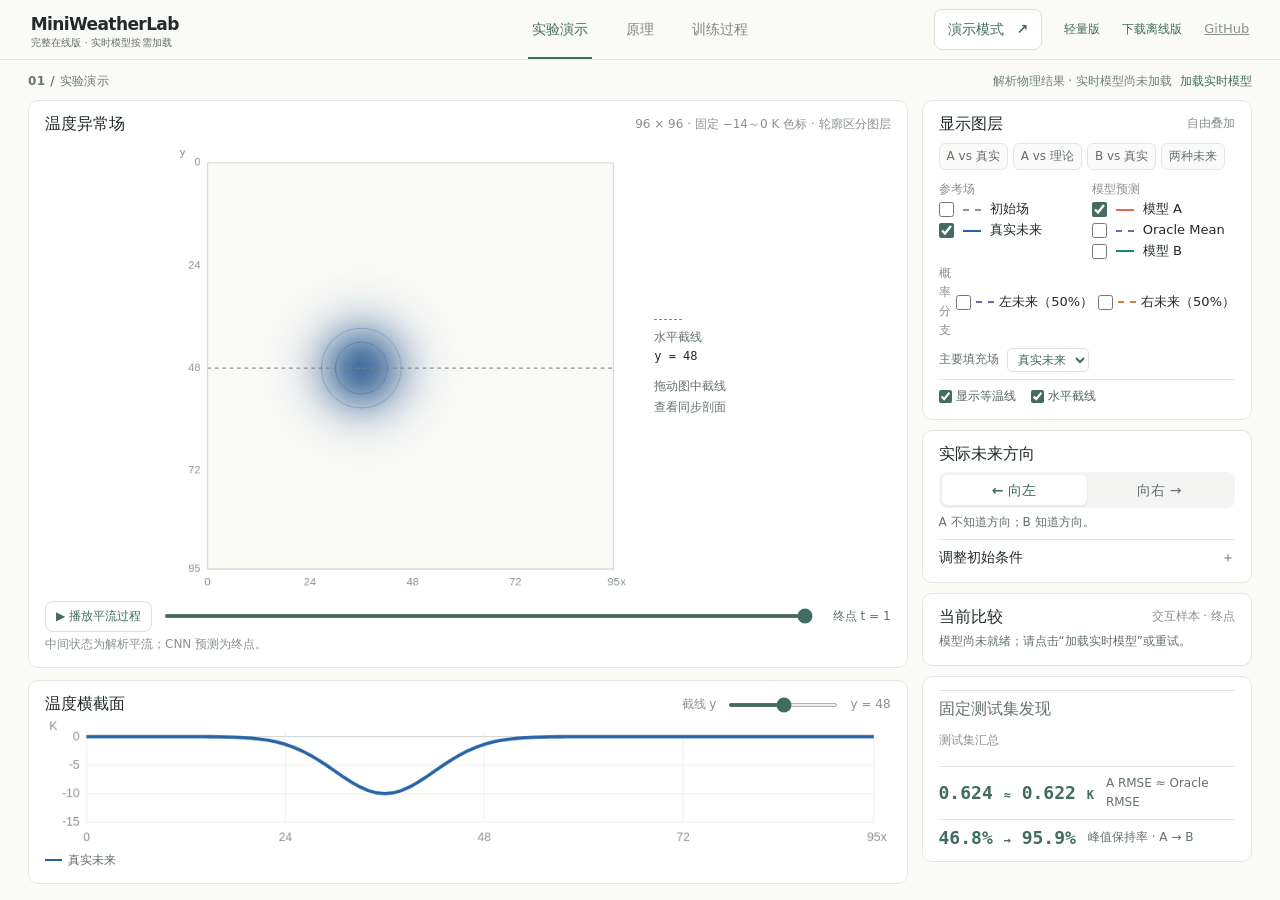
<file: web/index.html>
<!doctype html>
<html lang="zh-CN"><head><meta charset="utf-8"><meta name="viewport" content="width=device-width,initial-scale=1"><title>MiniWeatherLab · 互动天气实验</title><link rel="stylesheet" href="style.css"><link rel="stylesheet" href="principle.css"><link rel="stylesheet" href="training.css"><script defer src="temperature-color.js"></script><script defer src="principle.js"></script><script defer src="training.js"></script><script defer src="app.js"></script></head>
<body><header class="topbar"><div class="brand">MiniWeatherLab <small>完整在线版 · 实时模型按需加载</small></div><nav aria-label="主要导航"><button class="tab active" data-tab="experiment">实验演示</button><button class="tab" data-tab="principle">原理</button><button class="tab" data-tab="training">训练过程</button></nav><div class="top-actions"><button id="present-open" class="outline">演示模式 <span>↗</span></button><a class="version-link" href="lite.html">轻量版</a><a class="version-link" href="standalone.html" download>下载离线版</a><a class="github" href="https://github.com/zhuzai-2007/MiniWeatherLab">GitHub</a></div></header>
<main><section id="experiment" class="view"><div class="view-label"><span>01 / 实验演示</span><span class="model-status"><span id="status" class="status">解析物理结果 · 实时模型尚未加载</span> <button id="load-models" class="text-button">加载实时模型</button></span></div><div class="experiment-grid"><div class="visual-column"><section class="panel field-panel"><div class="panel-heading"><h2>温度异常场</h2><span class="small-label">96 × 96 · 固定 −14～0 K 色标 · 轮廓区分图层</span></div><div class="field-layout"><div class="plot-wrap"><canvas id="field" width="620" height="620" aria-label="可叠加温度异常场，点击或拖动调整截线"></canvas><div id="field-tip" class="tooltip" hidden></div></div><div class="field-note"><span class="note-line"></span><span>水平截线<br><b id="slice-label">y = 48</b></span><p>拖动图中截线<br>查看同步剖面</p></div></div><div class="play-row"><button id="physical-play" class="subtle-button">▶ 播放平流过程</button><input id="physical-progress" type="range" min="0" max="100" value="100" aria-label="平流过程进度"><span id="physical-label">终点 t = 1</span></div><p class="footnote">中间状态为解析平流；CNN 预测为终点。</p></section><section class="panel profile-panel"><div class="panel-heading"><h2>温度横截面</h2><label class="slice-control">截线 y <input id="slice-range" type="range" min="0" max="95" value="48" aria-label="温度截线 y 坐标"><span id="profile-y">y = 48</span></label></div><div class="profile-wrap"><canvas id="profile" width="980" height="220" aria-label="温度横截面曲线"></canvas><div id="profile-tip" class="tooltip" hidden></div></div><div id="profile-legend" class="legend"></div></section></div><aside class="sidebar"><section class="panel controls"><div class="section-title"><h2>显示图层</h2><span>自由叠加</span></div><div class="presets"><button data-preset="truth,a">A vs 真实</button><button data-preset="a,oracle">A vs 理论</button><button data-preset="truth,b">B vs 真实</button><button data-preset="left,right">两种未来</button></div><div id="layers"></div><label class="primary-choice">主要填充场 <select id="primary-layer" aria-label="选择主要填充温度场"></select></label><div class="aux-layers"><label><input id="show-contours" type="checkbox" checked> 显示等温线</label><label><input id="show-slice" type="checkbox" checked> 水平截线</label></div></section><section class="panel direction-card"><h2>实际未来方向</h2><div class="seg"><button data-dir="-1" class="active">← 向左</button><button data-dir="1">向右 →</button></div><p class="hint">A 不知道方向；B 知道方向。</p><details class="parameters"><summary>调整初始条件 <span>＋</span></summary><div class="parameter-list"><label>异常幅度 <output id="amp-out"></output><input id="amp" type="range" min="6" max="14" step="0.5" value="10"></label><label>中心 X <output id="x-out"></output><input id="x" type="range" min="20" max="75" value="48"></label><label>中心 Y <output id="y-out"></output><input id="y" type="range" min="20" max="75" value="48"></label><label>宽度 σ <output id="sigma-out"></output><input id="sigma" type="range" min="3.5" max="6" step="0.5" value="6"></label><button id="reset" class="text-button">恢复默认样本 ↺</button></div></details></section><section class="panel comparison"><div class="section-title"><h2>当前比较</h2><span>交互样本 · 终点</span></div><div id="metrics"></div></section><section class="panel finding"><div class="section-title"><h2>固定测试集发现</h2><span>测试集汇总</span></div><div><strong>0.624 <small>≈</small> 0.622 <small>K</small></strong><span>A RMSE ≈ Oracle RMSE</span></div><div><strong>46.8% <small>→</small> 95.9%</strong><span>峰值保持率 · A → B</span></div></section></aside></div></section><section id="principle" class="view" hidden><div class="view-label"><span>02 / 原理</span><span>从一个初始场到预测结果</span></div><div id="principle-content"></div></section><section id="training" class="view" hidden><div class="view-label"><span>03 / 训练过程</span><span>真实训练记录与固定样本</span></div><div id="training-content"></div></section></main>
<div id="presentation" class="presentation" hidden role="dialog" aria-modal="true" aria-label="演示模式"><div class="present-top"><span>MiniWeatherLab <small> / 演示模式</small></span><button id="present-close">退出演示 ×</button></div><div class="present-body"><div class="present-heading"><div id="present-kicker" class="eyebrow"></div><h2 id="present-title"></h2><p id="present-copy"></p></div><div class="present-content"><div class="present-chart"><canvas id="present-field" width="620" height="620"></canvas><canvas id="present-profile" width="820" height="180"></canvas><div id="present-legend" class="legend"></div></div><aside id="present-aside"></aside></div></div><div class="present-bottom"><div id="present-dots"></div><div class="present-buttons"><button id="present-prev">← 上一步</button><button id="present-next" class="primary">下一步 →</button></div></div></div></body></html>
</file>
<file: web/style.css>
:root{--bg:#fafaf7;--paper:#fff;--ink:#222a2b;--muted:#64706f;--line:#e3e7e3;--green:#426c61;--soft:#e5f0eb;font-family:Inter,"Segoe UI","PingFang SC","Microsoft YaHei",system-ui,sans-serif;color:var(--ink);background:var(--bg);font-synthesis:none}*{box-sizing:border-box}body{margin:0;font-size:14px;line-height:1.6}button,input,summary{font:inherit}button{cursor:pointer}button:focus-visible,input:focus-visible,summary:focus-visible,canvas:focus-visible{outline:2px solid #426c61;outline-offset:3px}button{color:inherit}p,h1,h2,h3{margin:0}h1{font-size:clamp(27px,2.4vw,36px);line-height:1.25;letter-spacing:-.045em;font-weight:650}h2{font-size:18px;line-height:1.3;font-weight:650}h3{font-size:14px;font-weight:650}.topbar{height:68px;padding:0 3.2%;border-bottom:1px solid var(--line);display:grid;grid-template-columns:1fr auto 1fr;align-items:center;background:rgba(250,250,247,.97)}.brand{font-size:17px;font-weight:700;letter-spacing:-.035em}.brand small{display:block;font-size:10px;font-weight:400;letter-spacing:.01em;color:var(--muted);line-height:1}.topbar nav{align-self:stretch;display:flex;gap:30px}.tab{position:relative;border:0;background:none;padding:0 4px;color:#7d8782}.tab.active{color:var(--green);font-weight:700}.tab.active:after{content:"";height:2px;position:absolute;bottom:0;left:0;right:0;background:var(--green)}.top-actions{justify-self:end;display:flex;align-items:center;gap:22px}.outline,.subtle-button{background:#fff;border:1px solid #d9e1dc;border-radius:8px;padding:8px 13px;font-weight:600;color:var(--green)}.outline span{margin-left:8px}.github{color:#89928e;font-size:13px}main{max-width:1440px;padding:28px 38px 48px;margin:auto}.view[hidden],.presentation[hidden]{display:none}.view{animation:appear .2s ease}@keyframes appear{from{opacity:.6;transform:translateY(3px)}to{opacity:1;transform:none}}.page-heading{display:flex;justify-content:space-between;align-items:end;gap:20px;margin:0 0 22px}.page-heading p{color:var(--muted);font-size:15px;margin-top:6px}.eyebrow{font-size:12px;color:var(--green);letter-spacing:.08em;font-weight:650;margin-bottom:7px}.status{color:#6f817a;font-size:12px;white-space:nowrap}.experiment-grid{display:grid;grid-template-columns:minmax(0,1fr) 315px;gap:22px;align-items:start}.visual-column,.sidebar{display:grid;gap:16px}.panel{background:var(--paper);border:1px solid var(--line);border-radius:11px;padding:20px 22px}.panel-heading,.section-title{display:flex;align-items:start;justify-content:space-between;gap:12px}.panel-heading p{color:var(--muted);font-size:12px;margin-top:4px}.small-label,.section-title span{font-size:12px;color:#89928e;white-space:nowrap}.field-layout{display:flex;align-items:center;justify-content:center;gap:24px}.plot-wrap{position:relative;width:min(100%,420px);flex:0 1 420px}.plot-wrap canvas,.profile-wrap canvas{width:100%;height:auto;display:block;touch-action:none}.field-note{width:125px;color:var(--muted);font-size:12px}.field-note b{color:var(--ink);font-family:ui-monospace,Consolas,monospace;font-weight:500}.field-note p{margin-top:16px;line-height:1.7}.note-line{display:block;width:28px;border-top:1px dashed #7c8c84;margin-bottom:8px}.play-row{display:flex;align-items:center;gap:14px;margin-top:2px;color:var(--muted);font-size:12px}.play-row input{flex:1}.play-row span{min-width:66px;text-align:right}input[type=range]{accent-color:var(--green);height:4px}.footnote{font-size:12px;color:#89928e;margin-top:9px}.profile-panel{padding-top:17px}.profile-wrap{position:relative;margin-top:6px}.legend{display:flex;flex-wrap:wrap;gap:7px 18px;color:var(--muted);font-size:12px}.legend span{display:inline-flex;align-items:center;gap:6px}.legend i{width:17px;border-top:2px solid var(--c);display:inline-block}.legend i.dashed{border-top-style:dashed}.controls{padding:20px}.presets{display:flex;flex-wrap:wrap;gap:6px;margin:15px 0 16px}.presets button{border:1px solid var(--line);border-radius:6px;background:#fafbf9;padding:4px 8px;color:#64706f;font-size:12px}.presets button:hover,.text-button:hover{color:var(--green);border-color:#a8c1b4}.layer-group{margin-top:12px}.layer-group>p{font-size:12px;color:#89928e;margin-bottom:3px}.layer{display:flex;align-items:center;gap:9px;padding:3px 0;cursor:pointer}.layer input{accent-color:var(--green);width:15px;height:15px;margin:0}.layer .swatch{width:18px;border-top:2px solid var(--c)}.layer .swatch.dashed{border-top-style:dashed}.side-divider{border-top:1px solid var(--line);margin:16px 0}.seg{display:flex;background:#f4f5f2;border-radius:8px;padding:3px;margin-top:9px}.seg button{width:50%;border:0;border-radius:6px;background:transparent;padding:6px;color:var(--muted)}.seg button.active{background:white;color:var(--green);box-shadow:0 1px 3px #263a2c15;font-weight:650}.hint{color:var(--muted);font-size:12px;margin-top:8px}.parameters{border-top:1px solid var(--line);margin-top:16px;padding-top:13px}.parameters summary{cursor:pointer;list-style:none;font-weight:650}.parameters summary span{float:right;color:var(--muted)}.parameter-list{display:grid;gap:12px;margin-top:14px}.parameter-list label{font-size:12px}.parameter-list output{float:right;color:var(--green);font-family:ui-monospace,monospace}.parameter-list input{display:block;width:100%;margin:10px 0 0}.text-button{border:0;background:none;color:var(--green);padding:0;text-align:left;font-size:12px}.comparison .section-title{margin-bottom:13px}.metric-caption{font-size:12px;color:var(--muted)}.metric-number{font:600 30px/1.3 ui-monospace,Consolas,monospace;letter-spacing:-.04em;margin:3px 0}.metric-number small{font-size:13px}.metric-description{font-size:12px;color:var(--muted)}.metric-row{display:flex;justify-content:space-between;gap:12px;border-top:1px solid var(--line);padding-top:10px;margin-top:10px;font-size:12px}.metric-row b{font-family:ui-monospace,monospace;white-space:nowrap}.finding{padding:5px 6px;color:var(--muted);font-size:12px}.finding p{color:var(--ink);font-size:14px;margin-bottom:11px}.finding>div:not(.eyebrow){display:flex;flex-direction:column;border-top:1px solid var(--line);padding:8px 0}.finding strong{font:600 19px ui-monospace,monospace;color:var(--green)}.finding strong small{font-size:12px}.tooltip{position:absolute;z-index:3;background:#fff;border:1px solid #dce4df;box-shadow:0 3px 12px #23352c16;border-radius:7px;padding:7px 9px;pointer-events:none;white-space:nowrap;font:12px/1.6 ui-monospace,monospace;color:#43514b}.presentation{position:fixed;inset:0;z-index:20;background:#fafaf7;display:flex;flex-direction:column;padding:24px 4vw}.present-top,.present-bottom{display:flex;justify-content:space-between;align-items:center}.present-top{font-weight:700}.present-top small{color:var(--muted);font-size:12px;font-weight:400}.present-top button,.present-buttons button{border:1px solid var(--line);border-radius:8px;padding:8px 14px;background:white}.present-body{width:min(1180px,100%);margin:auto;min-height:0}.present-heading h2{font-size:clamp(26px,3vw,38px);letter-spacing:-.04em}.present-heading p{font-size:16px;color:var(--muted);margin-top:7px}.present-content{display:grid;grid-template-columns:minmax(0,1fr) 280px;align-items:center;gap:6vw;margin-top:8px}.present-chart{text-align:center;min-height:0}.present-chart>canvas:first-child{display:block;width:min(100%,min(53vh,520px));margin:auto}.present-chart>canvas:nth-child(2){width:min(100%,620px);display:none;margin:auto}.present-chart.profile-visible>canvas:first-child{width:min(100%,min(40vh,400px))}.present-chart.profile-visible>canvas:nth-child(2){display:block}.present-chart .legend{justify-content:center}.present-content aside{font-size:15px;color:var(--muted)}.present-content aside strong{display:block;color:var(--green);font:600 32px/1.3 ui-monospace,monospace;margin:18px 0 5px}.present-content aside button{margin-top:20px}.present-bottom{border-top:1px solid var(--line);padding-top:16px}.present-buttons{display:flex;gap:8px}.present-buttons .primary,.primary{background:var(--green);border-color:var(--green);color:white}.dot{width:8px;height:8px;border:0;border-radius:50%;background:#d4dcd6;padding:0;margin-right:9px}.dot.active{background:var(--green)}@media(max-width:1023px){.experiment-grid{grid-template-columns:1fr}.sidebar{grid-template-columns:1fr 1fr}.controls{grid-row:span 2}.finding{padding:15px}.field-layout{gap:10px}}@media(max-width:650px){.topbar{height:auto;min-height:62px;padding:10px 16px;grid-template-columns:1fr auto;gap:4px}.brand{font-size:15px}.brand small,.github{display:none}.topbar nav{grid-row:2;grid-column:1/-1;height:40px;justify-content:center}.top-actions{grid-column:2;grid-row:1}.outline{padding:6px 9px;font-size:12px}main{padding:22px 15px 36px}.page-heading{display:block}.status{margin-top:8px}.sidebar{grid-template-columns:1fr}.field-note{display:none}.panel{padding:16px}.field-layout{margin:5px -5px}.plot-wrap{max-width:100%}.muted{display:none}.play-row{gap:8px}.play-row button{font-size:12px;white-space:nowrap;padding:7px}.present-content{grid-template-columns:1fr;gap:4px}.presentation{padding:16px}.present-content aside{font-size:13px}.present-content aside strong{font-size:20px;margin:5px 0}.present-chart>canvas:first-child{width:min(100%,36vh)}.present-chart.profile-visible>canvas:first-child{width:min(100%,28vh)}.present-heading h2{font-size:25px}.present-heading p{font-size:13px}.present-buttons button{font-size:12px;padding:7px}.present-top{font-size:13px}}
.baseline-details{border-top:1px solid var(--line);padding-top:10px}.baseline-details summary{cursor:pointer;color:var(--green)}.baseline-details table{width:100%;border-collapse:collapse;margin-top:8px;text-align:left;font-size:11px}.baseline-details th,.baseline-details td{padding:4px 2px;border-bottom:1px solid var(--line)}.baseline-details th{font-weight:500;color:#89928e}
.slice-control{display:flex;align-items:center;gap:10px;margin-top:9px;color:#89928e;font-size:12px}.slice-control input{width:140px}.baseline-details table{font-size:12px}@media(max-width:650px){.muted{display:inline}}
/* Compact exhibition layout: one shared viewport for the three desktop views. */
@media(min-width:1024px){
  html,body{height:100%;overflow:hidden}
  .topbar{height:60px;padding-inline:2.4%}
  main{max-width:1680px;height:calc(100dvh - 60px);padding:12px 28px 16px;display:flex;flex-direction:column}
  .view:not([hidden]){height:100%;min-height:0;display:flex;flex-direction:column}
  .view-label{flex:0 0 auto;display:flex;justify-content:space-between;align-items:center;margin:0 0 9px;color:#687972;font-size:12px;letter-spacing:.035em;font-weight:650}
  .view-label>span:last-child{font-weight:400;letter-spacing:0;color:#7d8982}
  .experiment-grid{min-height:0;flex:1;grid-template-columns:minmax(0,1fr) minmax(300px,27%);gap:14px;align-items:stretch}
  .visual-column{min-height:0;display:grid;grid-template-rows:minmax(0,1fr) minmax(165px,26%);gap:12px}
  .sidebar{min-height:0;display:flex;flex-direction:column;gap:10px;overflow:auto;overscroll-behavior:contain}
  .panel{padding:13px 16px;border-radius:10px}
  .field-panel{min-height:0;display:grid;grid-template-rows:auto minmax(0,1fr) auto auto;gap:3px}
  .panel-heading{align-items:center}.panel-heading h2,.section-title h2,.direction-card h2{font-size:16px}
  .field-layout{min-height:0;gap:28px;justify-content:center}
  .plot-wrap{height:100%;max-height:590px;width:auto;max-width:calc(100% - 155px);aspect-ratio:1;flex:0 1 auto}
  .plot-wrap canvas{width:100%;height:100%}
  .field-note{font-size:12px;flex:0 0 115px}.field-note p{margin-top:10px}
  .play-row{margin:0;gap:10px}.play-row button{padding:5px 10px}.footnote{margin:0}
  .profile-panel{min-height:0;display:grid;grid-template-rows:auto minmax(0,1fr) auto;gap:3px}
  .profile-wrap{min-height:0;margin:0}.profile-wrap canvas{width:100%;height:100%}
  .slice-control{margin:0}.slice-control input{width:110px}.legend{gap:4px 14px}
  .controls{padding:13px 16px}.presets{margin:8px 0;gap:5px}.presets button{padding:3px 7px}
  #layers{display:grid;grid-template-columns:1fr 1fr;column-gap:10px}.layer-group{margin:2px 0 0}.layer-group>p{margin:0}.layer{padding:1px 0;line-height:1.45;font-size:13px}.layer-group:last-child{grid-column:1 / -1;display:flex;gap:12px;align-items:center}.layer-group:last-child>p{min-width:50px}
  .aux-layers{display:flex;gap:15px;border-top:1px solid var(--line);padding-top:7px;margin-top:7px;font-size:12px;color:#52675d}.aux-layers label{display:flex;align-items:center;gap:4px}.aux-layers input{accent-color:var(--green);margin:0}
  .direction-card .seg{margin-top:7px}.seg button{padding:4px}.hint{margin-top:5px}.parameters{margin-top:7px;padding-top:6px}.parameter-list{gap:8px}.parameter-list input{margin-top:6px}
  .comparison .section-title{margin-bottom:5px}.metric-number{font-size:26px;margin:0}.metric-row{margin-top:5px;padding-top:5px;font-size:12px}.metric-caption{font-size:12px}
  .finding{padding:13px 16px}.finding>div:not(.section-title){display:grid;grid-template-columns:auto 1fr;gap:12px;align-items:center;border-top:1px solid var(--line);padding:7px 0 0;margin-top:7px}.finding strong{font-size:18px;white-space:nowrap}.finding span{font-size:12px}
  #principle-content,#training-content{flex:1;min-height:0}
}
@media(max-width:1023px){.view-label{display:flex;justify-content:space-between;color:#687972;font-size:12px;margin:0 0 12px}.aux-layers{display:flex;gap:16px;margin-top:12px;font-size:13px}.aux-layers input{accent-color:var(--green)}.direction-card{padding:16px}.finding{background:white;border:1px solid var(--line);border-radius:10px}.finding>div:not(.section-title){margin-top:8px}.field-note{display:none}}
@media(min-width:1024px) and (max-height:800px){main{padding-top:8px;padding-bottom:10px}.view-label{margin-bottom:6px}.sidebar{gap:7px}.panel{padding:10px 13px}.controls{padding:10px 13px}.layer{font-size:12px}.presets{margin:5px 0}.presets button{padding:2px 6px}.aux-layers{margin-top:4px;padding-top:5px}.finding{padding:10px 13px}.finding>div:not(.section-title){padding-top:4px;margin-top:4px}.finding strong{font-size:16px}.metric-number{font-size:23px}.visual-column{grid-template-rows:minmax(0,1fr) minmax(150px,25%);gap:8px}.footnote{font-size:11px}}
@media(min-width:1024px){.finding>.section-title{display:flex;flex-direction:row;border:0;margin:0;padding:0}.layer-group:last-child{gap:5px}.layer-group:last-child>p{min-width:auto}.layer-group:last-child .layer{white-space:nowrap;gap:5px}.training-topline .training-index{display:none}}
@media(min-width:1024px) and (max-height:800px){.finding>.section-title{border:0;padding:0;margin:0}.sidebar{gap:6px}.comparison .metric-row{margin-top:3px;padding-top:3px}.direction-card .hint{margin-top:2px}.parameters{margin-top:4px;padding-top:3px}.layer-group>p{font-size:11px}}
@media(min-width:1024px){.training-topline>span{display:none}}
.training-topline .training-index{display:none}

/* Version choices and the independently loaded real-time inference layer. */
.version-link{color:#426c61;font-size:12px;text-decoration:none;white-space:nowrap}
.version-link:hover{text-decoration:underline}
.model-status{display:flex;gap:8px;align-items:center;justify-content:flex-end;flex-wrap:wrap}
.model-status .text-button{white-space:nowrap}
.primary-choice{display:flex;gap:8px;align-items:center;font-size:12px;color:#64706f;margin-top:7px}
.primary-choice select{font:inherit;color:#426c61;background:white;border:1px solid #dce4de;border-radius:5px;padding:3px 6px}
@media(max-width:650px){.top-actions{gap:8px}.version-link{font-size:11px}.model-status{justify-content:flex-end}.status{white-space:normal;text-align:right}}
</file>
<file: web/principle.css>
/* The principles tab fits the height supplied by the application shell. */
.principle-shell{display:grid;grid-template-columns:minmax(0,1.4fr) minmax(410px,1fr);gap:18px;height:100%;min-height:0;color:#222a2b}
.principle-panel{background:#fff;border:1px solid #e3e7e3;border-radius:11px;padding:18px 20px;min-width:0;min-height:0;display:flex;flex-direction:column}
.principle-head{display:flex;align-items:end;justify-content:space-between;gap:12px}.principle-kicker{color:#658077;letter-spacing:.06em;font-size:12px;font-weight:650}.principle-head h2{font-size:19px;line-height:1.25;margin:4px 0 0;color:#222a2b}.principle-caption{color:#89928e;font-size:12px;white-space:nowrap}
.flow-list{display:flex;flex-direction:column;justify-content:center;flex:1;min-height:0;margin:10px 0}.flow-step{display:flex;align-items:center;gap:14px;background:#f8f9f7;border:1px solid #edf0ed;border-radius:8px;padding:9px 13px;min-height:64px;flex:1;max-height:88px}.flow-index{font:600 13px ui-monospace,Consolas,monospace;color:#79948a}.flow-copy{flex:1;min-width:0}.flow-copy h3{font-size:15px;color:#222a2b;line-height:1.3;margin:0 0 3px}.flow-copy p{font-size:13px;color:#64706f;line-height:1.45;margin:0}.flow-link{height:15px;line-height:15px;padding-left:18px;color:#8da59a;font-size:13px}.flow-art{flex:0 0 145px;height:48px;display:flex;align-items:center;justify-content:center}.mini-field span{height:46px;width:84px;background:radial-gradient(ellipse at center,rgba(116,137,150,.78) 0,rgba(148,163,173,.45) 18%,rgba(148,163,173,.08) 53%,transparent 70%)}.two-futures{gap:5px}.two-futures span{display:grid;place-items:end center;width:62px;height:47px;background:radial-gradient(ellipse at center 38%,rgba(83,119,178,.55),rgba(103,133,188,.12) 38%,transparent 65%);font:11px ui-monospace,monospace;color:#6785bc}.two-futures span+span{background:radial-gradient(ellipse at center 38%,rgba(172,125,67,.55),rgba(194,149,93,.12) 38%,transparent 65%);color:#a97840}.input-pills{flex-direction:column;align-items:flex-start;gap:3px;font-size:12px;color:#64706f}.input-pills span{background:#edf2ef;border-radius:4px;padding:1px 7px;white-space:nowrap}.input-pills b{color:#c8765e;margin-right:4px}.input-pills span+span b{color:#2c8978}.flow-kernel{display:grid;align-content:center;justify-content:center;grid-template-columns:repeat(3,14px);grid-template-rows:repeat(3,14px);gap:2px}.flow-kernel i{background:#e3eee8;border:1px solid #c7d8ce;border-radius:2px}.flow-kernel i:nth-child(5){background:#a8c8b9}.loss-mark{gap:4px;flex-wrap:wrap;align-content:center;color:#64706f;font-size:12px}.loss-mark span{padding:2px 6px;border:1px solid #dfe7e1;border-radius:4px}.loss-mark b{color:#a8b6ad;font-weight:400}.loss-mark strong{font:600 12px ui-monospace,monospace;color:#426c61;width:100%;text-align:center}.principle-foot,.principle-note{font-size:12px;line-height:1.45;color:#89928e;margin:0}.principle-foot{border-top:1px solid #edf0ed;padding-top:10px}
.principle-intro{font-size:13px;color:#64706f;margin:8px 0 5px;line-height:1.45}.principle-grids{display:flex;align-items:center;justify-content:center;gap:16px;flex:1;min-height:0;padding:3px 0}.grid-block>span,.calc-block>span,.calc-result>span{display:block;font-size:12px;color:#64706f;text-align:center;margin-bottom:5px}.p-input-grid,.p-output-grid,.p-patch-grid,.p-kernel-grid,.p-product-grid{display:grid;gap:2px}.p-input-grid{grid-template-columns:repeat(8,21px)}.p-output-grid{grid-template-columns:repeat(6,21px)}.p-input-grid span,.p-output-grid span,.p-patch-grid span,.p-kernel-grid span,.p-product-grid span{width:21px;height:21px;display:grid;place-items:center;border-radius:3px;border:1px solid #e2e9e5;font:12px ui-monospace,Consolas,monospace;color:#536b60;background:#f4f7f5}.p-input-grid span{background:rgba(96,145,169,calc(.07 + var(--cold)*.35))}.p-input-grid span.in-window{border-color:#c5765f;box-shadow:inset 0 0 0 1px #d98f78}.p-output-grid span{background:#f5f7f5;color:#81918a}.p-output-grid span.current{background:#e0efe7;border-color:#77a290;color:#31574d;font-weight:700}.grid-arrow{font-size:22px;color:#a8b7af}.principle-formula{text-align:center;font:20px/1.3 Georgia,serif;color:#263331;white-space:nowrap;padding:6px 0;border-top:1px solid #edf0ed}.calculation{display:flex;align-items:center;justify-content:center;gap:9px;padding:7px 0}.p-patch-grid,.p-kernel-grid,.p-product-grid{grid-template-columns:repeat(3,21px)}.p-kernel-grid span{background:#fbefeb;border-color:#edd8d0;color:#a05b48}.p-product-grid span{background:#eaf2ed;border-color:#d5e5da;color:#426c61}.calc-operator{color:#a7b4ad;font-weight:400;font-size:19px}.calc-result{min-width:85px;text-align:center}.calc-result strong{font:600 24px/1.2 ui-monospace,Consolas,monospace;color:#426c61}.principle-controls{display:flex;align-items:center;gap:7px;padding:8px 0 7px;flex-wrap:wrap}.principle-controls button,.principle-controls select{border:1px solid #dbe4dd;background:white;border-radius:7px;padding:5px 10px;color:#426c61;cursor:pointer;font:inherit;font-size:12px}.principle-controls .p-play{background:#426c61;border-color:#426c61;color:white}.principle-controls label,.p-position{font-size:12px;color:#89928e}.p-position{margin-left:auto;font-family:ui-monospace,Consolas,monospace}.principle-note{border-top:1px solid #edf0ed;padding-top:8px}
@media(max-height:800px) and (min-width:901px){.principle-panel{padding:12px 16px}.principle-head h2{font-size:17px}.flow-list{margin:6px 0}.flow-step{min-height:55px;padding:6px 10px}.flow-link{height:12px;line-height:12px}.flow-art{height:40px}.principle-intro{margin:4px 0}.principle-grids{gap:10px}.p-input-grid{grid-template-columns:repeat(8,19px)}.p-output-grid{grid-template-columns:repeat(6,19px)}.p-input-grid span,.p-output-grid span{width:19px;height:19px}.principle-formula{font-size:18px;padding:3px 0}.calculation{padding:4px 0}.principle-controls{padding:5px 0}.principle-note{padding-top:5px}}
@media(max-width:900px){.principle-shell{grid-template-columns:1fr;height:auto}.principle-panel{min-height:0}.flow-list{gap:0;margin:14px 0}.flow-step{min-height:68px}.principle-grids{padding:16px 0}.principle-conv{min-height:530px}}
@media(max-width:520px){.principle-panel{padding:15px}.principle-head h2{font-size:17px}.principle-caption{display:none}.flow-art{flex-basis:85px}.flow-step{gap:8px;padding:8px}.flow-copy p{font-size:12px}.input-pills{font-size:10px}.input-pills span{padding:1px 3px}.two-futures span{width:40px;font-size:10px}.principle-grids{gap:10px}.p-input-grid{grid-template-columns:repeat(8,19px)}.p-output-grid{grid-template-columns:repeat(6,19px)}.p-input-grid span,.p-output-grid span{width:19px;height:19px;font-size:11px}.grid-arrow{font-size:16px}.calculation{gap:4px}.p-patch-grid,.p-kernel-grid,.p-product-grid{grid-template-columns:repeat(3,18px)}.p-patch-grid span,.p-kernel-grid span,.p-product-grid span{width:18px;height:18px;font-size:11px}.calc-result{min-width:60px}.principle-formula{font-size:17px}.principle-conv{min-height:490px}}
/* A compact, honest comparison of two illustrative local filters. */
.p-kernel-choice{display:flex;align-items:center;justify-content:center;gap:7px;flex-wrap:wrap;font-size:12px;color:#64706f;padding:5px 0}
.p-kernel-choice button{border:1px solid #dbe4dd;border-radius:6px;background:#fff;color:#536b60;font:inherit;padding:3px 8px;cursor:pointer}
.p-kernel-choice button.selected{background:#e5f0eb;color:#31574d;border-color:#b6d0c2;font-weight:650}
.p-comparison{color:#426c61;font-family:ui-monospace,Consolas,monospace}
@media(max-height:800px) and (min-width:901px){.p-kernel-choice{padding:2px 0;gap:5px}.p-kernel-choice button{padding:2px 6px}.principle-intro{line-height:1.35}.flow-copy p{line-height:1.35}}
</file>
<file: web/training.css>
/* Training replay is sized by the parent tab; all visual states share one epoch. */
.training-screen{height:100%;min-height:0;display:grid;grid-template-rows:auto minmax(125px,1fr) auto auto minmax(165px,1.1fr) auto;gap:9px;color:#222a2b}
.training-topline,.training-chart-heading,.training-snap-title,.training-controls,.training-foot{display:flex;align-items:center;gap:12px}
.training-topline,.training-chart-heading,.training-snap-title,.training-foot{justify-content:space-between}
.training-topline>div{display:flex;align-items:baseline;gap:14px}.training-topline h2{font-size:19px;margin:0;line-height:1.2}.training-topline>span,.training-index,.training-scale-label,.training-checkpoint{font-size:12px;color:#73817a}.training-index{color:#426c61;font-weight:650;letter-spacing:.05em}
.training-chart-panel{min-height:0;background:#fff;border:1px solid #e3e7e3;border-radius:10px;padding:12px 16px 7px;display:flex;flex-direction:column}.training-chart-heading strong,.training-snap-title strong{font-size:15px}.training-key{display:flex;gap:16px;align-items:center;font-size:12px}.training-key .a{color:#bc654e}.training-key .b{color:#217b6b}.training-key .faint{opacity:.7}.training-loss{width:100%;height:100%;min-height:0;display:block;margin-top:4px;overflow:visible}
.training-controls{padding:0 3px}.training-play{border:1px solid #426c61;background:#426c61;color:#fff;border-radius:8px;font-weight:650;padding:7px 13px;white-space:nowrap}.training-controls label{font-size:12px;color:#64706f;white-space:nowrap}.training-speed{font:inherit;background:#fff;color:#426c61;border:1px solid #dce4de;border-radius:6px;padding:6px}.training-timeline{display:flex;align-items:center;gap:10px;flex:1;min-width:100px}.training-timeline input{flex:1;min-width:40px;accent-color:#426c61}.training-epoch{font:600 14px ui-monospace,Consolas,monospace;white-space:nowrap;min-width:90px;text-align:right}
.training-snap-title{padding:0 3px}.training-fields{display:grid;grid-template-columns:repeat(3,minmax(0,1fr));gap:12px;min-height:0}.training-fields figure{min-width:0;min-height:0;margin:0;padding:9px 12px 7px;border:1px solid #e3e7e3;border-radius:10px;background:#fff;display:grid;grid-template-rows:auto minmax(0,1fr) auto;gap:4px}.training-fields figcaption{display:flex;align-items:baseline;justify-content:space-between;gap:10px;font-size:15px}.training-fields figcaption span,.training-fields small{color:#718079;font-size:12px}.training-fields canvas{display:block;min-height:0;max-height:100%;max-width:100%;height:100%;width:auto;aspect-ratio:1;justify-self:center;image-rendering:auto}.training-fields small{text-align:center;font-family:ui-monospace,Consolas,monospace}.training-foot{font-size:12px;line-height:1.35;color:#718079;padding:0 3px}.training-foot span:last-child{text-align:right}.training-error{color:#9d5448}
@media(max-width:900px){.training-screen{height:auto;grid-template-rows:auto 220px auto auto auto auto;gap:12px}.training-fields figure{grid-template-rows:auto auto auto}.training-fields canvas{width:100%;height:auto;max-height:none}.training-chart-panel{min-height:220px}.training-foot{align-items:start;gap:8px;flex-wrap:wrap}.training-foot span:last-child{text-align:left}}
@media(max-width:600px){.training-topline>span,.training-scale-label{display:none}.training-topline h2{font-size:17px}.training-chart-panel{padding:10px 6px}.training-chart-heading{align-items:start;flex-direction:column;gap:4px}.training-key{gap:9px;font-size:11px}.training-controls{flex-wrap:wrap}.training-timeline{flex-basis:65%;order:3}.training-epoch{order:4}.training-snap-title{align-items:start;gap:4px;flex-direction:column}.training-fields{gap:5px}.training-fields figure{padding:7px 4px}.training-fields figcaption{flex-direction:column;gap:0;font-size:13px}.training-fields figcaption span,.training-fields small{font-size:11px}.training-foot{font-size:11px}}
/* Reserve more of the single-screen view for the three equally scaled fields. */
@media(min-width:1024px){.training-screen{grid-template-rows:auto minmax(125px,.85fr) auto auto minmax(180px,1.3fr) auto}.training-fields figure{padding:7px 10px 5px;gap:2px}}
</file>
